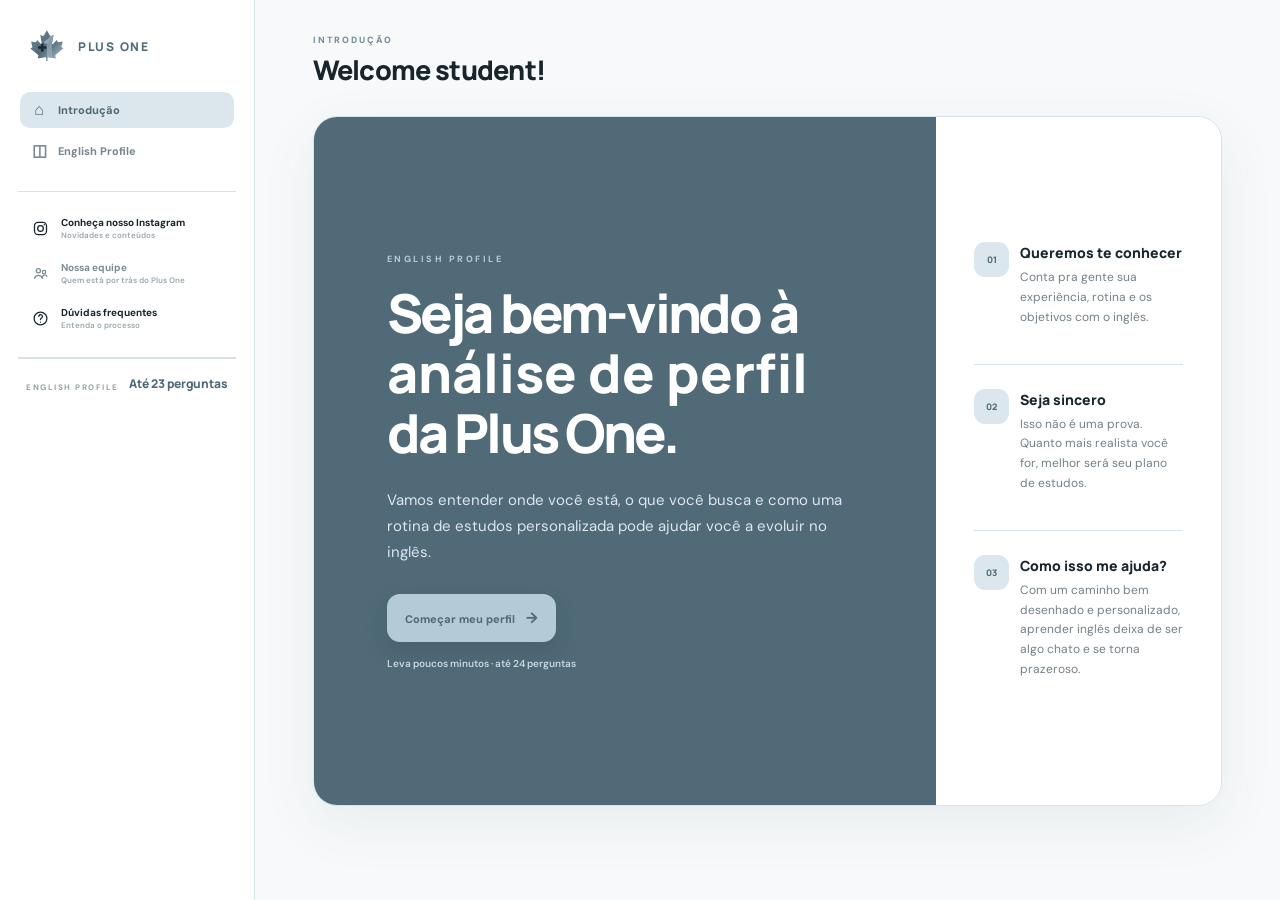
<file: index.html>
<script>
(function () {
  const isMobile =
    (navigator.userAgentData && navigator.userAgentData.mobile) ||
    /Android|iPhone|iPad|iPod|Windows Phone|webOS|BlackBerry|Mobile/i.test(navigator.userAgent);

  if (isMobile) {
    window.location.replace('./app/');
  }
})();
</script>

<!DOCTYPE html>
<html lang="pt-BR">
<head>
  <meta charset="UTF-8">
  <meta name="viewport" content="width=device-width, initial-scale=1.0">
  <meta name="theme-color" media="(prefers-color-scheme: light)" content="#B4CAD6">
  <meta name="theme-color" media="(prefers-color-scheme: dark)" content="#0A1115">
  <title>Plus One - Welcome student!</title>
  <link rel="preconnect" href="https://fonts.googleapis.com">
  <link rel="preconnect" href="https://fonts.gstatic.com" crossorigin>
  <link href="https://fonts.googleapis.com/css2?family=DM+Sans:wght@400;500;600;700;800&family=Manrope:wght@600;700;800&display=swap" rel="stylesheet">
  <link rel="stylesheet" href="style.css">
</head>
<body>
  <div class="page">
    <aside class="rail">
      <div class="brand"><picture class="brand-mark"><source media="(prefers-color-scheme: dark)" srcset="logo-mark-dark.svg"><img src="logo-mark-light.svg" alt="Plus One"></picture><span>PLUS ONE</span></div>

      <nav class="main-nav" aria-label="Navegação">
        <button id="homeTab" class="nav-item active" type="button"><span class="nav-icon">⌂</span><span>Introdução</span></button>
        <button id="diagnosticTab" class="nav-item" type="button"><span class="nav-icon">◫</span><span>English Profile</span></button>
      </nav>

      <nav class="utility-nav" aria-label="Mais informações">
        <a class="utility-item" href="https://www.instagram.com/plus.one_school/" target="_blank" rel="noopener noreferrer">
          <span class="utility-icon"><svg viewBox="0 0 24 24"><rect x="3.5" y="3.5" width="17" height="17" rx="5"/><circle cx="12" cy="12" r="4"/><circle cx="17.4" cy="6.8" r="1" fill="currentColor" stroke="none"/></svg></span>
          <span class="utility-copy"><strong>Conheça nosso Instagram</strong><small>Novidades e conteúdos</small></span>
        </a>
        <button class="utility-item" type="button" data-toast="A apresentação da equipe entra aqui na próxima etapa.">
          <span class="utility-icon"><svg viewBox="0 0 24 24"><circle cx="9" cy="8" r="3"/><circle cx="17" cy="10" r="2.5"/><path d="M3.5 19c.7-3 2.4-4.5 5.5-4.5S13.8 16 14.5 19"/><path d="M14.5 17c.5-2 1.6-3 3.5-3 1.5 0 2.5.7 3 2"/></svg></span>
          <span class="utility-copy"><strong>Nossa equipe</strong><small>Quem está por trás do Plus One</small></span>
        </button>
        <a class="utility-item" href="faq.html">
          <span class="utility-icon"><svg viewBox="0 0 24 24"><circle cx="12" cy="12" r="9"/><path d="M9.7 9a2.5 2.5 0 1 1 4.2 1.8c-1.1.9-1.9 1.3-1.9 2.7"/><path d="M12 17.2h.01"/></svg></span>
          <span class="utility-copy"><strong>Dúvidas frequentes</strong><small>Entenda o processo</small></span>
        </a>
      </nav>

      <div id="diagnosticRail" class="diagnostic-rail hidden">
        <button id="backBtn" class="back-btn" type="button">← <span>Voltar</span></button>
        <div class="rail-title">PERGUNTAS</div>
        <div id="questionMap" class="question-map"></div>
      </div>

      <div class="rail-bottom">
        <span id="railLabel">ENGLISH PROFILE</span>
        <strong id="railProgress">até 24 perguntas</strong>
      </div>
    </aside>

    <div id="toast" class="toast" role="status" aria-live="polite"></div>

    <main class="main">
      <header class="topbar">
        <div>
          <p id="sectionLabel">INTRODUÇÃO</p>
          <h1 id="topTitle">Welcome student!</h1>
        </div>
        <div id="progressWrap" class="progress-wrap hidden">
          <span id="progressText">01 / 25</span>
          <div class="progress"><i id="progressBar"></i></div>
        </div>
      </header>

      <!-- Tela de introdução: pode ser acessada a qualquer momento sem apagar respostas. -->
      <section id="home" class="intro-screen">
        <div class="intro-content">
          <div class="intro-kicker">ENGLISH PROFILE</div>
          <h2>Seja bem-vindo à <span class="accent-word">análise de perfil</span> da Plus One.</h2>
          <p>Vamos entender onde você está, o que você busca e como uma rotina de estudos personalizada pode ajudar você a evoluir no inglês.</p>
          <button class="primary" id="homeStartBtn" type="button"><span id="homeStartLabel">Começar meu perfil</span> <b>→</b></button>
          <small>Leva poucos minutos · até 24 perguntas</small>
        </div>
        <div class="intro-notes">
          <div class="note"><span>01</span><div><strong>Queremos te conhecer</strong><p>Conta pra gente sua experiência, rotina e os objetivos com o inglês.</p></div></div>
          <div class="note"><span>02</span><div><strong>Seja sincero</strong><p>Isso não é uma prova. Quanto mais realista você for, melhor será seu plano de estudos.</p></div></div>
          <div class="note"><span>03</span><div><strong>Como isso me ajuda?</strong><p>Com um caminho bem desenhado e personalizado, aprender inglês deixa de ser algo chato e se torna prazeroso.</p></div></div>
        </div>
      </section>

      <!-- Questionário em formato de conversa, não de formulário. -->
      <section id="questionCard" class="chat-card hidden">
        <div id="chatHistory" class="chat-history" aria-live="polite"></div>
        <div id="answerArea" class="chat-answer-area"></div>
        <div class="chat-footer">
          <button id="bottomBack" class="ghost-btn" type="button">← Voltar</button>
          <span id="saveHint">Sua resposta fica salva enquanto você avança.</span>
        </div>
      </section>

      <section id="finish" class="finish hidden">
        <div class="finish-mark">✓</div>
        <p class="eyebrow">ENGLISH PROFILE</p>
        <h2>Diagnóstico concluído.</h2>
        <p class="po-finish-desc">Obrigado por compartilhar um pouco sobre você. Nossa equipe vai analisar suas respostas e, em breve, entrar em contato para compartilhar seu material e plano de estudos.</p>
        <button id="restartBtn" class="primary" type="button">Refazer diagnóstico (até 12h)</button><button id="retryBtn" class="primary" type="button" hidden>Tentar envio novamente</button>
      </section>
    </main>
  </div>
  <script src="script.js"></script>
</body>
</html>
</file>
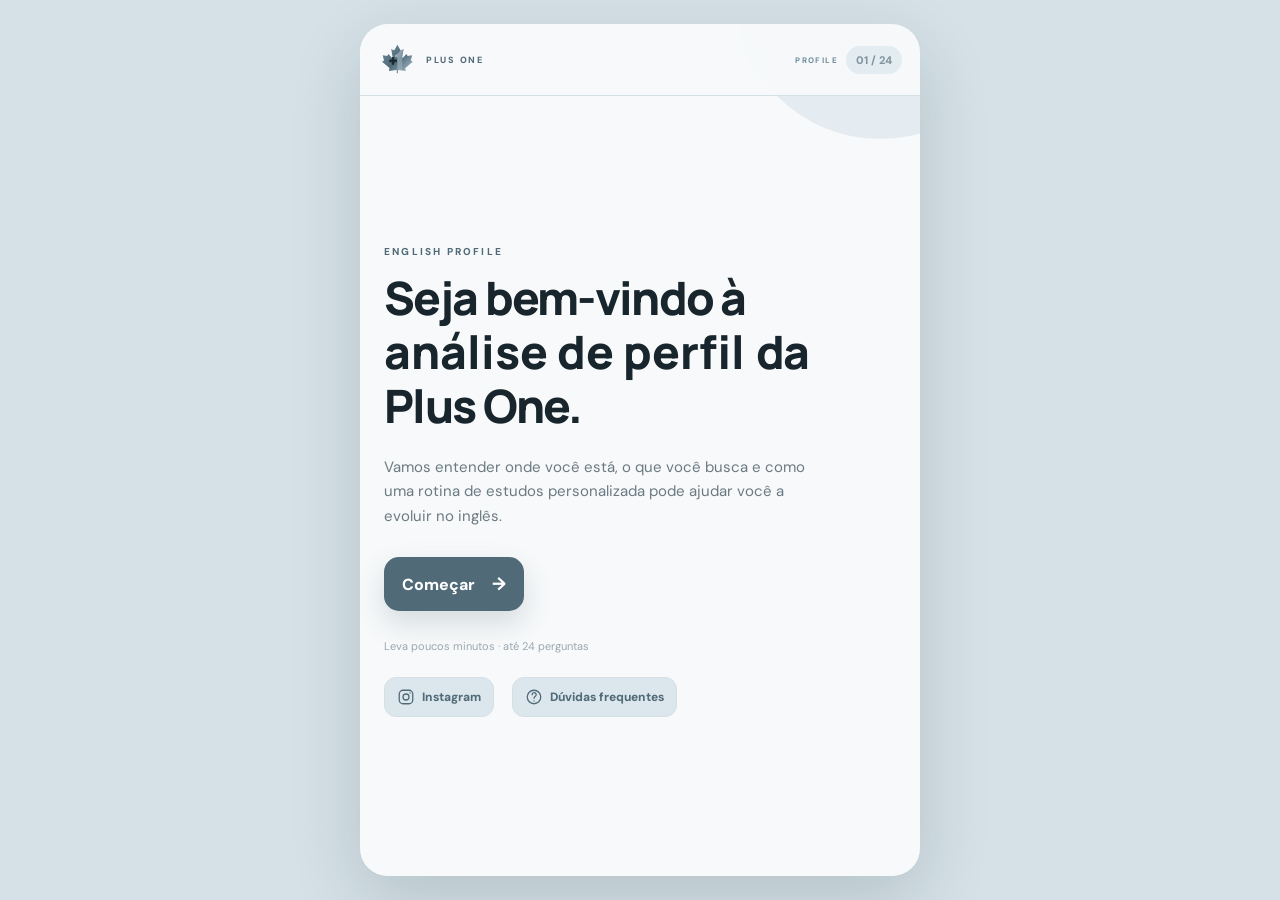
<file: app/index.html>
<!DOCTYPE html>
<html lang="pt-BR">
<head>
  <meta charset="UTF-8">
  <meta name="viewport" content="width=device-width, initial-scale=1.0, viewport-fit=cover">
  <meta name="theme-color" media="(prefers-color-scheme: light)" content="#B4CAD6">
  <meta name="theme-color" media="(prefers-color-scheme: dark)" content="#0A1115">
  <meta name="theme-color" content="#B4CAD6">
  <title>Plus One - Welcome student!</title>
  <link rel="preconnect" href="https://fonts.googleapis.com">
  <link rel="preconnect" href="https://fonts.gstatic.com" crossorigin>
  <link href="https://fonts.googleapis.com/css2?family=DM+Sans:wght@400;500;600;700;800&family=Manrope:wght@600;700;800&display=swap" rel="stylesheet">
  <link rel="stylesheet" href="style.css">
</head>
<body>
  <main class="app">
    <header class="topbar">
      <div class="brand"><picture class="brand-mark"><source media="(prefers-color-scheme: dark)" srcset="logo-mark-dark.svg"><img src="logo-mark-light.svg" alt="Plus One"></picture><span>PLUS ONE</span></div>
      <div class="top-meta"><span id="sectionLabel">PROFILE</span><button id="progress" class="progress-button" type="button" aria-label="Ver perguntas respondidas" aria-haspopup="dialog" aria-controls="questionDrawer" disabled>01 / 24</button></div>
    </header>

    <section class="intro" id="intro">
      <div class="intro-kicker">ENGLISH PROFILE</div>
      <h1>Seja bem-vindo à <span class="accent-word">análise de perfil</span> da Plus One.</h1>
      <p>Vamos entender onde você está, o que você busca e como uma rotina de estudos personalizada pode ajudar você a evoluir no inglês.</p>
      <button class="primary" id="startBtn">Começar <span>→</span></button>
      <small>Leva poucos minutos · até 24 perguntas</small>
      <div class="intro-links"><a class="intro-link" href="https://www.instagram.com/plus.one_school/" target="_blank" rel="noopener noreferrer"><svg viewBox="0 0 24 24" aria-hidden="true"><rect x="3" y="3" width="18" height="18" rx="5"/><circle cx="12" cy="12" r="4"/><circle cx="17.4" cy="6.6" r=".9" fill="currentColor" stroke="none"/></svg><span>Instagram</span></a><a class="intro-link" href="faq.html"><svg viewBox="0 0 24 24" aria-hidden="true"><circle cx="12" cy="12" r="9"/><path d="M9.5 9a2.7 2.7 0 1 1 4.4 2c-1.1.8-1.9 1.3-1.9 2.8"/><path d="M12 17.3h.01"/></svg><span>Dúvidas frequentes</span></a></div>
    </section>

    <div class="question-overlay hidden" id="questionDrawer" role="dialog" aria-modal="true" aria-label="Perguntas respondidas">
      <button class="question-backdrop" id="drawerBackdrop" aria-label="Fechar navegação"></button>
      <section class="question-panel">
        <div class="question-panel-head"><div><span class="intro-kicker">SEU PROGRESSO</span><h2>Suas respostas</h2></div><button class="drawer-close" id="drawerClose" aria-label="Fechar">✕</button></div>
        <p>Toque em uma pergunta respondida para revisar ou alterar sua resposta.</p>
        <div id="answeredQuestions" class="answered-questions"></div>
      </section>
    </div>
    <section class="chat" id="chat" aria-live="polite"></section>
    <section class="answer-area" id="answerArea"></section>

    <section class="finish hidden" id="finish">
      <div class="finish-mark">✓</div>
      <div class="intro-kicker">PROFILE COMPLETE</div>
      <h2>Pronto. Agora a gente conhece você um pouco melhor.</h2>
      <p class="po-finish-desc">Obrigado por compartilhar um pouco sobre você. Nossa equipe vai analisar suas respostas e, em breve, entrar em contato para compartilhar seu material e plano de estudos.</p>
      <button class="primary" id="restartBtn">Refazer diagnóstico <span>↻</span></button><button id="retryBtn" class="primary" type="button" hidden>Tentar envio novamente</button>
    </section>
  </main>
  <script src="script.js"></script>
</body>
</html>
</file>
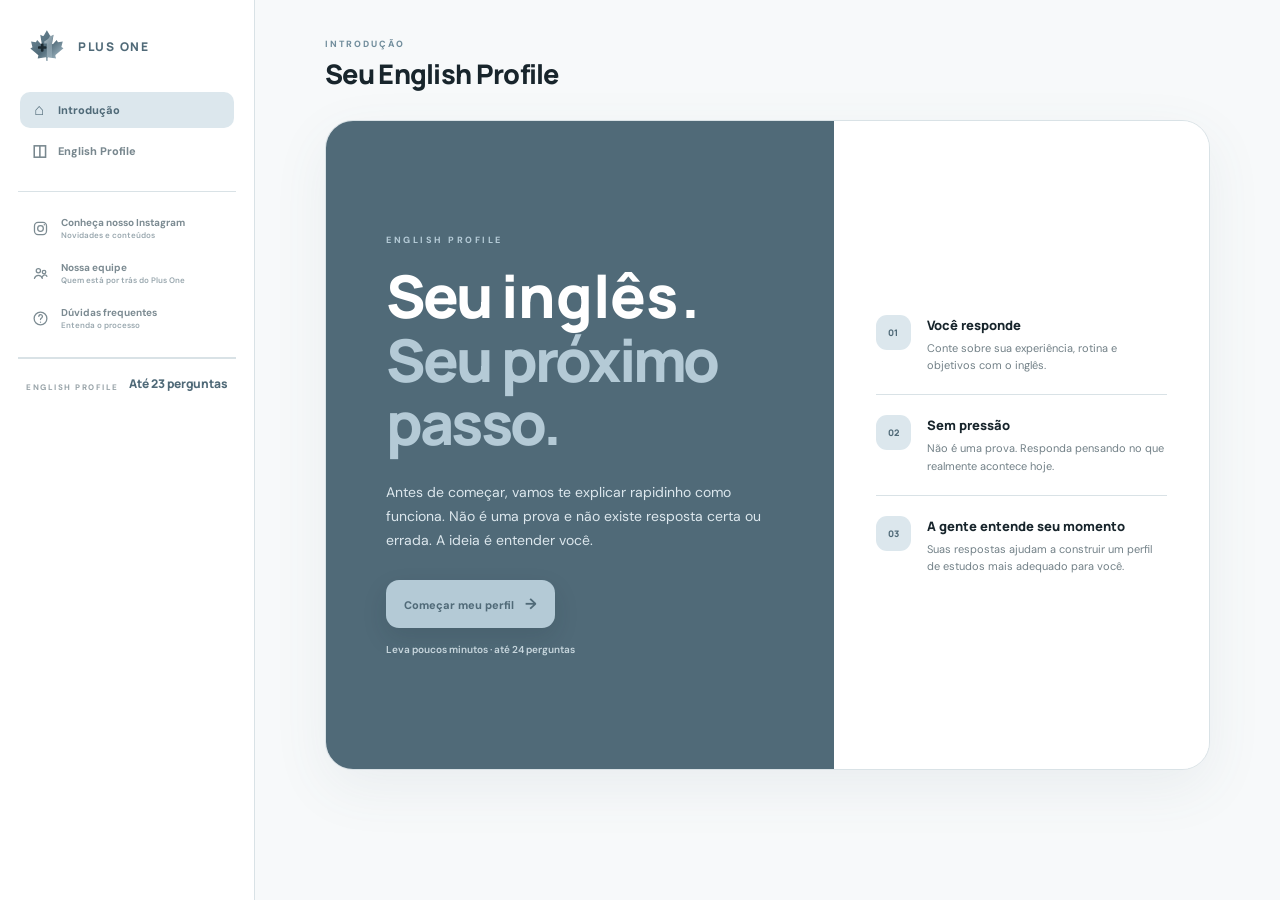
<file: web/index.html>
<!DOCTYPE html>
<html lang="pt-BR">
<head>
  <meta charset="UTF-8">
  <meta name="viewport" content="width=device-width, initial-scale=1.0">
  <meta name="theme-color" media="(prefers-color-scheme: light)" content="#B4CAD6">
  <meta name="theme-color" media="(prefers-color-scheme: dark)" content="#0A1115">
  <title>Plus One — English Profile</title>
  <link rel="preconnect" href="https://fonts.googleapis.com">
  <link rel="preconnect" href="https://fonts.gstatic.com" crossorigin>
  <link href="https://fonts.googleapis.com/css2?family=DM+Sans:wght@400;500;600;700;800&family=Manrope:wght@600;700;800&display=swap" rel="stylesheet">
  <link rel="stylesheet" href="style.css">
</head>
<body>
  <div class="page">
    <aside class="rail">
      <div class="brand"><picture class="brand-mark"><source media="(prefers-color-scheme: dark)" srcset="logo-mark-dark.svg"><img src="logo-mark-light.svg" alt="Plus One"></picture><span>PLUS ONE</span></div>

      <nav class="main-nav" aria-label="Navegação">
        <button id="homeTab" class="nav-item active" type="button"><span class="nav-icon">⌂</span><span>Introdução</span></button>
        <button id="diagnosticTab" class="nav-item" type="button"><span class="nav-icon">◫</span><span>English Profile</span></button>
      </nav>

      <nav class="utility-nav" aria-label="Mais informações">
        <button class="utility-item" type="button" data-toast="Instagram da Plus One em breve.">
          <span class="utility-icon"><svg viewBox="0 0 24 24"><rect x="3.5" y="3.5" width="17" height="17" rx="5"/><circle cx="12" cy="12" r="4"/><circle cx="17.4" cy="6.8" r="1" fill="currentColor" stroke="none"/></svg></span>
          <span class="utility-copy"><strong>Conheça nosso Instagram</strong><small>Novidades e conteúdos</small></span>
        </button>
        <button class="utility-item" type="button" data-toast="A apresentação da equipe entra aqui na próxima etapa.">
          <span class="utility-icon"><svg viewBox="0 0 24 24"><circle cx="9" cy="8" r="3"/><circle cx="17" cy="10" r="2.5"/><path d="M3.5 19c.7-3 2.4-4.5 5.5-4.5S13.8 16 14.5 19"/><path d="M14.5 17c.5-2 1.6-3 3.5-3 1.5 0 2.5.7 3 2"/></svg></span>
          <span class="utility-copy"><strong>Nossa equipe</strong><small>Quem está por trás do Plus One</small></span>
        </button>
        <button class="utility-item" type="button" data-toast="As dúvidas frequentes entram aqui na próxima etapa.">
          <span class="utility-icon"><svg viewBox="0 0 24 24"><circle cx="12" cy="12" r="9"/><path d="M9.7 9a2.5 2.5 0 1 1 4.2 1.8c-1.1.9-1.9 1.3-1.9 2.7"/><path d="M12 17.2h.01"/></svg></span>
          <span class="utility-copy"><strong>Dúvidas frequentes</strong><small>Entenda o processo</small></span>
        </button>
      </nav>

      <div id="diagnosticRail" class="diagnostic-rail hidden">
        <button id="backBtn" class="back-btn" type="button">← <span>Voltar</span></button>
        <div class="rail-title">PERGUNTAS</div>
        <div id="questionMap" class="question-map"></div>
      </div>

      <div class="rail-bottom">
        <span id="railLabel">ENGLISH PROFILE</span>
        <strong id="railProgress">até 24 perguntas</strong>
      </div>
    </aside>

    <div id="toast" class="toast" role="status" aria-live="polite"></div>

    <main class="main">
      <header class="topbar">
        <div>
          <p id="sectionLabel">INTRODUÇÃO</p>
          <h1 id="topTitle">Seu English Profile</h1>
        </div>
        <div id="progressWrap" class="progress-wrap hidden">
          <span id="progressText">01 / 25</span>
          <div class="progress"><i id="progressBar"></i></div>
        </div>
      </header>

      <!-- Tela de introdução: pode ser acessada a qualquer momento sem apagar respostas. -->
      <section id="home" class="intro-screen">
        <div class="intro-content">
          <div class="intro-kicker">ENGLISH PROFILE</div>
          <h2>Seu <span class="accent-word">inglês</span>.<br><em>Seu próximo passo.</em></h2>
          <p>Antes de começar, vamos te explicar rapidinho como funciona. Não é uma prova e não existe resposta certa ou errada. A ideia é entender você.</p>
          <button class="primary" id="homeStartBtn" type="button"><span id="homeStartLabel">Começar meu perfil</span> <b>→</b></button>
          <small>Leva poucos minutos · até 24 perguntas</small>
        </div>
        <div class="intro-notes">
          <div class="note"><span>01</span><div><strong>Você responde</strong><p>Conte sobre sua experiência, rotina e objetivos com o inglês.</p></div></div>
          <div class="note"><span>02</span><div><strong>Sem pressão</strong><p>Não é uma prova. Responda pensando no que realmente acontece hoje.</p></div></div>
          <div class="note"><span>03</span><div><strong>A gente entende seu momento</strong><p>Suas respostas ajudam a construir um perfil de estudos mais adequado para você.</p></div></div>
        </div>
      </section>

      <!-- Questionário em formato de conversa, não de formulário. -->
      <section id="questionCard" class="chat-card hidden">
        <div id="chatHistory" class="chat-history" aria-live="polite"></div>
        <div id="answerArea" class="chat-answer-area"></div>
        <div class="chat-footer">
          <button id="bottomBack" class="ghost-btn" type="button">← Voltar</button>
          <span id="saveHint">Sua resposta fica salva enquanto você avança.</span>
        </div>
      </section>

      <section id="finish" class="finish hidden">
        <div class="finish-mark">✓</div>
        <p class="eyebrow">ENGLISH PROFILE</p>
        <h2>Diagnóstico concluído.</h2>
        <p>Obrigado por compartilhar um pouco sobre você. Em até 48 horas, você receberá seu plano de estudo personalizado pelo e-mail e pelo WhatsApp informados.</p>
        <button id="restartBtn" class="primary" type="button">Voltar para Introdução</button>
      </section>
    </main>
  </div>
  <script src="script.js"></script>
</body>
</html>
</file>
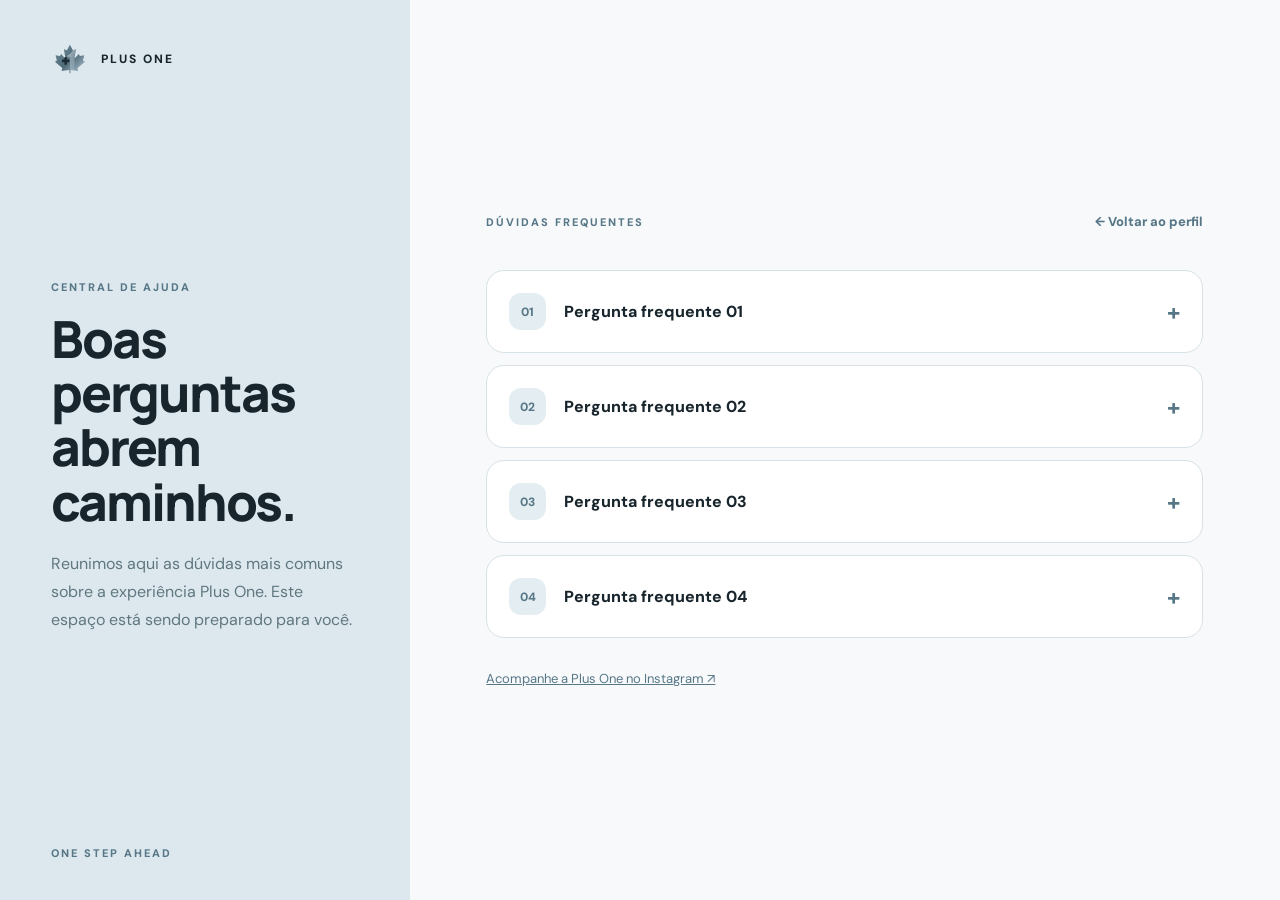
<file: faq.html>
<!DOCTYPE html><html lang="pt-BR"><head><meta charset="UTF-8"><meta name="viewport" content="width=device-width,initial-scale=1"><meta name="theme-color" content="#B4CAD6"><title>Plus One - Dúvidas frequentes</title><link rel="preconnect" href="https://fonts.googleapis.com"><link href="https://fonts.googleapis.com/css2?family=DM+Sans:wght@400;500;600;700;800&family=Manrope:wght@600;700;800&display=swap" rel="stylesheet"><style>
:root{--bg:#f7f9fa;--ink:#18252c;--muted:#607780;--line:#d6e2e7;--surface:#fff;--accent:#577787}*{box-sizing:border-box}body{margin:0;background:var(--bg);color:var(--ink);font-family:'DM Sans',sans-serif}a{color:inherit}.layout{min-height:100dvh;display:grid;grid-template-columns:minmax(250px,32%) 1fr}.sidebar{background:#dce8ed;padding:40px clamp(24px,4vw,68px);display:flex;flex-direction:column;justify-content:space-between;gap:50px}.brand{display:flex;align-items:center;gap:12px;font-weight:800;letter-spacing:2px;font-size:12px}.brand img{width:38px}.eyebrow{font-size:11px;font-weight:800;letter-spacing:2px;color:var(--accent)}h1{font:800 clamp(38px,4vw,68px)/1.06 Manrope,sans-serif;letter-spacing:-2px;margin:15px 0 22px}.sidebar p{line-height:1.75;color:var(--muted);max-width:400px}.main{padding:clamp(32px,6vw,100px);max-width:1100px;width:100%;margin:auto}.top{display:flex;justify-content:space-between;align-items:center;gap:20px;margin-bottom:40px}.back{text-decoration:none;font-weight:800;font-size:13px;color:var(--accent)}.list{display:grid;gap:12px}.faq{border:1px solid var(--line);border-radius:18px;background:var(--surface);overflow:hidden}summary{list-style:none;cursor:pointer;display:flex;align-items:center;gap:18px;padding:22px;font-weight:800}summary::-webkit-details-marker{display:none}.number{display:grid;place-items:center;width:37px;height:37px;border-radius:12px;background:#e4edf1;color:var(--accent);font-size:12px;flex-shrink:0}.plus{margin-left:auto;font-size:23px;color:var(--accent)}details[open] .plus{transform:rotate(45deg)}.faq p{margin:0;padding:0 24px 24px 77px;color:var(--muted);line-height:1.7}.footer{margin-top:32px;font-size:13px;color:var(--accent)}@media(max-width:850px){.layout{display:block}.sidebar{gap:15px;padding:28px}.sidebar h1{font-size:40px}.main{padding:28px 20px 60px}}@media(prefers-color-scheme:dark){:root{--bg:#10191e;--ink:#edf4f6;--muted:#b4c4cb;--line:#35454e;--surface:#1a2a32;--accent:#b1c9d5}.sidebar{background:#203640}.number{background:#2c4754}}
</style></head><body><div class="layout"><aside class="sidebar"><div class="brand"><img src="logo-mark-light.svg" alt="">PLUS ONE</div><div><span class="eyebrow">CENTRAL DE AJUDA</span><h1>Boas perguntas abrem caminhos.</h1><p>Reunimos aqui as dúvidas mais comuns sobre a experiência Plus One. Este espaço está sendo preparado para você.</p></div><span class="eyebrow">ONE STEP AHEAD</span></aside><main class="main"><div class="top"><span class="eyebrow">DÚVIDAS FREQUENTES</span><a class="back" href="index.html">← Voltar ao perfil</a></div><section class="list" aria-label="Perguntas frequentes"><details class="faq"><summary><span class="number">01</span><span>Pergunta frequente 01</span><span class="plus" aria-hidden="true">+</span></summary><p>Espaço reservado para a resposta. Em breve, vamos trazer mais informações por aqui.</p></details><details class="faq"><summary><span class="number">02</span><span>Pergunta frequente 02</span><span class="plus" aria-hidden="true">+</span></summary><p>Espaço reservado para a resposta. Em breve, vamos trazer mais informações por aqui.</p></details><details class="faq"><summary><span class="number">03</span><span>Pergunta frequente 03</span><span class="plus" aria-hidden="true">+</span></summary><p>Espaço reservado para a resposta. Em breve, vamos trazer mais informações por aqui.</p></details><details class="faq"><summary><span class="number">04</span><span>Pergunta frequente 04</span><span class="plus" aria-hidden="true">+</span></summary><p>Espaço reservado para a resposta. Em breve, vamos trazer mais informações por aqui.</p></details></section><footer class="footer"><a href="https://www.instagram.com/plus.one_school/" target="_blank" rel="noopener noreferrer">Acompanhe a Plus One no Instagram ↗</a></footer></main></div></body></html>
</file>
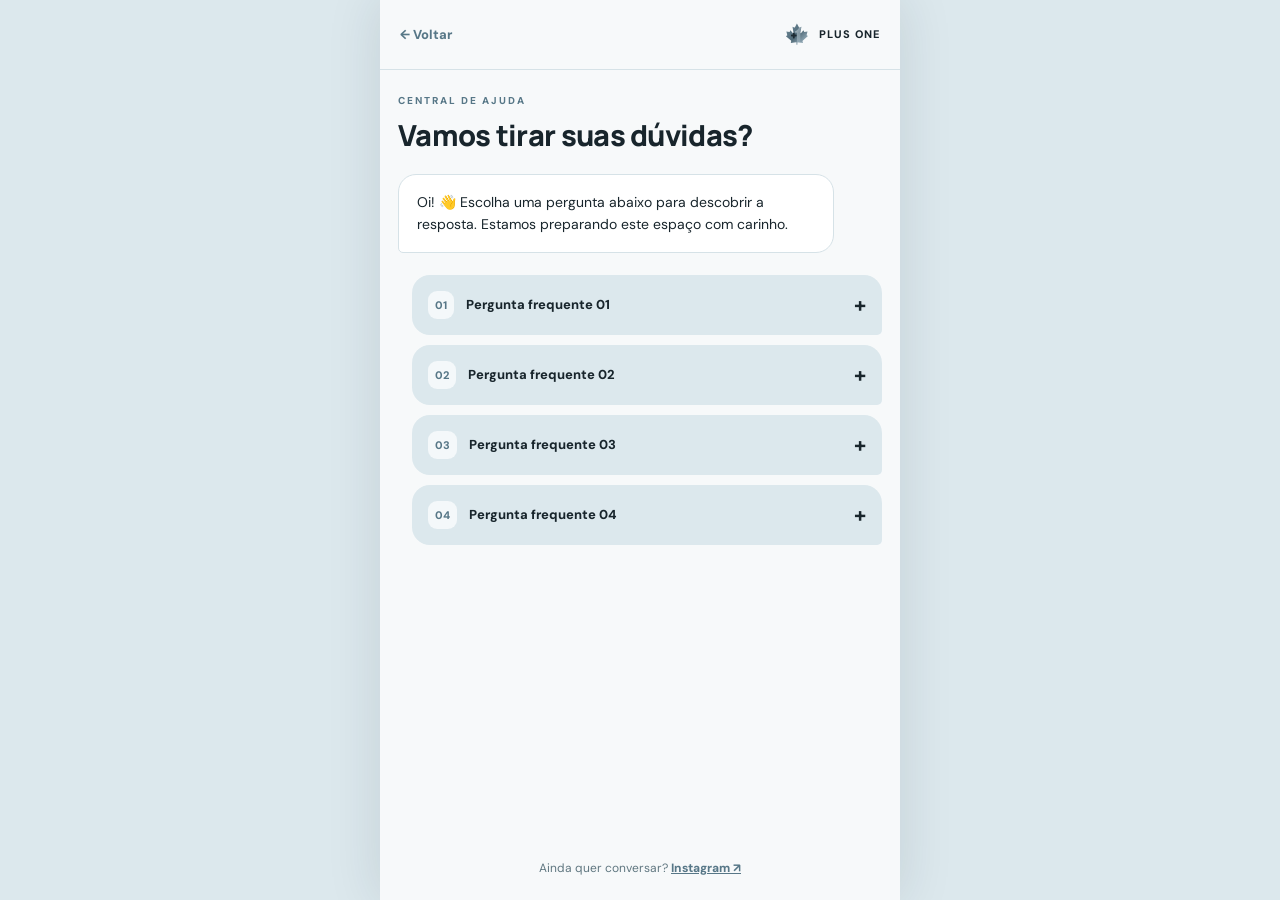
<file: app/faq.html>
<!DOCTYPE html><html lang="pt-BR"><head><meta charset="UTF-8"><meta name="viewport" content="width=device-width,initial-scale=1"><meta name="theme-color" content="#B4CAD6"><title>Plus One - Dúvidas frequentes</title><link rel="preconnect" href="https://fonts.googleapis.com"><link href="https://fonts.googleapis.com/css2?family=DM+Sans:wght@400;500;600;700;800&family=Manrope:wght@600;700;800&display=swap" rel="stylesheet"><style>
:root{--bg:#f7f9fa;--ink:#18252c;--muted:#607780;--line:#d6e2e7;--surface:#fff;--accent:#577787}*{box-sizing:border-box}body{margin:0;background:#dce8ed;color:var(--ink);font-family:'DM Sans',sans-serif}.phone{width:min(100%,520px);margin:auto;min-height:100dvh;background:var(--bg);display:flex;flex-direction:column;box-shadow:0 0 50px #172b3620}header{display:flex;align-items:center;justify-content:space-between;padding:20px;border-bottom:1px solid var(--line)}header a{text-decoration:none;color:var(--accent);font-weight:800;font-size:13px}.brand{display:flex;align-items:center;gap:8px;font-size:11px;font-weight:800;letter-spacing:1px}.brand img{width:28px}main{padding:24px 18px 48px;flex:1}.label{font-size:10px;letter-spacing:2px;font-weight:800;color:var(--accent)}h1{font:800 29px/1.15 Manrope,sans-serif;letter-spacing:-.7px;margin:12px 0 22px}.message{border:1px solid var(--line);background:var(--surface);padding:16px 18px;border-radius:18px 18px 18px 5px;font-size:14px;line-height:1.6;max-width:90%;margin-bottom:22px}.faq{margin:10px 0 10px 14px;background:#dce8ed;border-radius:18px 18px 5px 18px;overflow:hidden}summary{list-style:none;display:flex;align-items:center;gap:12px;padding:16px;cursor:pointer;font-size:13px;font-weight:800}summary::-webkit-details-marker{display:none}.number{background:#f4f8fa;border-radius:9px;padding:7px;color:var(--accent);font-size:11px}.plus{margin-left:auto;font-size:21px}details[open] .plus{transform:rotate(45deg)}details p{margin:0;padding:0 18px 17px 53px;font-size:13px;line-height:1.6;color:var(--muted)}.foot{text-align:center;padding:24px 12px;font-size:12px;color:var(--muted)}.foot a{color:var(--accent);font-weight:800}@media(prefers-color-scheme:dark){:root{--bg:#10191e;--ink:#edf4f6;--muted:#b4c4cb;--line:#35454e;--surface:#1a2a32;--accent:#b1c9d5}body{background:#10191e}.faq{background:#29434e}.number{background:#1a2a32}}
</style></head><body><div class="phone"><header><a href="index.html">← Voltar</a><span class="brand"><img src="logo-mark-light.svg" alt="">PLUS ONE</span></header><main><div class="label">CENTRAL DE AJUDA</div><h1>Vamos tirar suas dúvidas?</h1><div class="message">Oi! 👋 Escolha uma pergunta abaixo para descobrir a resposta. Estamos preparando este espaço com carinho.</div><section aria-label="Perguntas frequentes"><details class="faq"><summary><span class="number">01</span><span>Pergunta frequente 01</span><span class="plus" aria-hidden="true">+</span></summary><p>Espaço reservado para a resposta. Em breve, vamos trazer mais informações por aqui.</p></details><details class="faq"><summary><span class="number">02</span><span>Pergunta frequente 02</span><span class="plus" aria-hidden="true">+</span></summary><p>Espaço reservado para a resposta. Em breve, vamos trazer mais informações por aqui.</p></details><details class="faq"><summary><span class="number">03</span><span>Pergunta frequente 03</span><span class="plus" aria-hidden="true">+</span></summary><p>Espaço reservado para a resposta. Em breve, vamos trazer mais informações por aqui.</p></details><details class="faq"><summary><span class="number">04</span><span>Pergunta frequente 04</span><span class="plus" aria-hidden="true">+</span></summary><p>Espaço reservado para a resposta. Em breve, vamos trazer mais informações por aqui.</p></details></section></main><div class="foot">Ainda quer conversar? <a href="https://www.instagram.com/plus.one_school/" target="_blank" rel="noopener noreferrer">Instagram ↗</a></div></div></body></html>
</file>
<file: style.css>
:root{--base:#B4CAD6;--deep:#506A78;--mid:#718D9C;--soft:#DCE7ED;--pale:#EEF4F7;--paper:#F7F9FA;--ink:#18252C;--muted:#728087;--line:#D9E2E6;--white:#fff}
*{box-sizing:border-box}html,body{margin:0;min-height:100%;font-family:"DM Sans",Arial,sans-serif;background:var(--paper);color:var(--ink)}button,input,textarea{font:inherit}.page{min-height:100vh;display:flex}.hidden{display:none!important}
.rail{position:fixed;inset:0 auto 0 0;width:255px;background:#fff;border-right:1px solid var(--line);padding:25px 18px 20px;display:flex;flex-direction:column}.brand{display:flex;align-items:center;gap:10px;padding:0 8px 25px}.brand-mark{width:42px;height:42px;display:block}.brand-mark img{width:42px;height:42px;display:block;object-fit:contain}.brand span{font:800 12px Manrope,sans-serif;letter-spacing:1.7px;color:var(--deep)}
.main-nav{display:grid;gap:5px;padding:0 2px 22px;border-bottom:1px solid var(--line)}.nav-item{border:0;background:transparent;color:#78878E;display:flex;align-items:center;gap:10px;text-align:left;padding:10px;border-radius:10px;font-size:11px;font-weight:800;cursor:pointer}.nav-item:hover{background:var(--pale);color:var(--deep)}.nav-item.active{background:var(--soft);color:var(--deep)}.nav-icon{width:18px;text-align:center;font-size:16px;line-height:1}.diagnostic-rail{flex:1;padding-top:23px}.back-btn{border:0;background:transparent;color:var(--deep);font-weight:800;font-size:12px;padding:9px 8px;margin:0 0 25px;cursor:pointer;border-radius:9px}.back-btn:hover{background:var(--pale)}.rail-title{font-size:8px;letter-spacing:2px;font-weight:800;color:#9AA8AF;margin:0 8px 13px}.question-map{display:grid;grid-template-columns:repeat(5,1fr);gap:7px;padding:0 4px}.q-dot{border:1px solid var(--line);background:#fff;color:#8B989E;width:34px;height:34px;border-radius:9px;font-size:10px;font-weight:800;cursor:pointer}.q-dot:hover{border-color:var(--base);color:var(--deep)}.q-dot.current{background:var(--deep);border-color:var(--deep);color:#fff}.q-dot.answered{background:var(--soft);border-color:var(--soft);color:var(--deep)}.q-dot.current.answered{background:var(--deep);color:#fff}.rail-bottom{border-top:1px solid var(--line);padding:16px 8px 1px;display:flex;justify-content:space-between;align-items:end;gap:10px}.rail-bottom span{font-size:8px;letter-spacing:1.5px;font-weight:800;color:#9AA5AA}.rail-bottom strong{font:800 12px Manrope;color:var(--deep);white-space:nowrap}
.main{margin-left:255px;width:calc(100% - 255px);min-height:100vh;padding:38px 70px 60px}.topbar{max-width:940px;margin:0 auto 28px;display:flex;justify-content:space-between;align-items:end;gap:30px}.topbar p,.eyebrow{font-size:9px;letter-spacing:2px;font-weight:800;color:var(--mid);margin:0}.topbar h1{font:800 27px Manrope,sans-serif;letter-spacing:-.7px;margin:5px 0 0}.progress-wrap{width:260px}.progress-wrap span{display:block;text-align:right;color:var(--muted);font-size:10px;font-weight:800;margin-bottom:7px}.progress{height:6px;background:var(--soft);border-radius:99px;overflow:hidden}.progress i{display:block;width:4%;height:100%;background:var(--deep);border-radius:99px;transition:width .25s ease}
/* Home / introdução */
.intro-screen{max-width:940px;min-height:650px;margin:0 auto;border-radius:28px;background:var(--paper);display:grid;grid-template-columns:1.15fr .85fr;overflow:hidden;border:1px solid var(--line);box-shadow:0 18px 55px rgba(80,106,120,.08)}.intro-content{background:var(--deep);color:#fff;padding:70px 60px;display:flex;flex-direction:column;justify-content:center}.intro-kicker{font-size:9px;letter-spacing:2.5px;font-weight:800;margin-bottom:18px;color:var(--base)}.intro-content h2{font:800 59px/1.08 Manrope,sans-serif;letter-spacing:-2.8px;margin:0 0 25px}.intro-content h2 .accent-word{letter-spacing:0;display:inline-block;margin-right:.06em}.intro-content h2 em{font-style:normal;color:var(--base)}.intro-content p{max-width:540px;font-size:14px;line-height:1.72;color:#DCE7ED;margin:0 0 28px}.primary{border:0;background:var(--base);color:var(--deep);border-radius:13px;padding:14px 18px;font-size:11px;font-weight:800;cursor:pointer;align-self:flex-start;box-shadow:0 10px 24px rgba(24,37,44,.13);transition:.16s}.primary:hover{transform:translateY(-1px);filter:brightness(.98)}.primary b{margin-left:8px;font-size:15px}.intro-content small{margin-top:15px;font-size:10px;color:#C8D7DE;font-weight:600}.intro-notes{background:#fff;padding:60px 42px;display:flex;flex-direction:column;justify-content:center}.note{display:grid;grid-template-columns:38px 1fr;gap:13px;padding:20px 0;border-top:1px solid var(--line)}.note:first-child{border-top:0}.note>span{width:35px;height:35px;border-radius:11px;background:var(--soft);color:var(--deep);display:grid;place-items:center;font:800 9px Manrope}.note strong{display:block;font:800 13px Manrope;margin:1px 0 6px}.note p{font-size:11px;line-height:1.55;color:var(--muted);margin:0}
/* Chat */
.chat-card{max-width:940px;min-height:650px;margin:0 auto;background:#fff;border:1px solid var(--line);border-radius:28px;display:flex;flex-direction:column;overflow:hidden;box-shadow:0 18px 55px rgba(80,106,120,.07)}.chat-history{flex:1;min-height:0;overflow:auto;padding:34px 54px 22px;scroll-behavior:smooth;background:linear-gradient(180deg,#F7F9FA 0%,#fff 100%)}.bubble-row{display:flex;gap:10px;margin-bottom:18px;animation:rise .25s ease}.bot-row{align-items:flex-start}.user-row{justify-content:flex-end;padding-left:15%}.bot-avatar{width:29px;height:29px;flex:0 0 29px;border-radius:50%;background:var(--base);color:var(--deep);display:grid;place-items:center;font:800 8px Manrope;margin-top:3px}.bubble{max-width:680px;padding:14px 17px;border-radius:17px;font-size:13px;line-height:1.55}.bot-bubble{background:#fff;border:1px solid var(--line);border-top-left-radius:5px;color:var(--ink)}.user-bubble{background:var(--deep);color:#fff;border-bottom-right-radius:5px;text-align:left}.bubble-meta{display:block;margin:6px 3px 0;font-size:8px;letter-spacing:1.5px;color:#9AA8AF;font-weight:800}.chat-answer-area{flex:0 0 auto;padding:17px 54px 22px;background:#fff;border-top:1px solid var(--line);display:grid;grid-template-columns:1fr 1fr;gap:9px;max-height:48vh;overflow:auto}.answer-helper{grid-column:1/-1;margin:0 0 2px;color:var(--muted);font-size:10px}.option{border:1px solid var(--line);background:#fff;color:#40525B;text-align:left;border-radius:13px;padding:13px 15px;cursor:pointer;font-size:11px;font-weight:600;line-height:1.45;transition:.16s}.option:hover{border-color:var(--base);background:var(--pale);transform:translateY(-1px)}.option.selected{border-color:var(--deep);background:var(--soft);color:var(--deep);box-shadow:inset 0 0 0 1px var(--deep)}.text-input,.number-input{grid-column:1/-1;width:100%;border:1px solid var(--line);background:#fff;border-radius:13px;padding:14px 15px;outline:0;color:var(--ink);font-size:13px}.number-input{max-width:180px}.text-input{min-height:110px;resize:vertical}.text-input:focus,.number-input:focus{border-color:var(--mid);box-shadow:0 0 0 4px var(--pale)}.continue{grid-column:1/-1;justify-self:start;border:0;background:var(--deep);color:#fff;border-radius:12px;padding:12px 18px;font-size:11px;font-weight:800;cursor:pointer;margin-top:2px}.continue:disabled{opacity:.4;cursor:not-allowed}.chat-footer{padding:13px 54px 16px;background:#fff;display:flex;align-items:center;gap:14px;border-top:1px solid #EEF2F3}.ghost-btn{border:1px solid var(--line);background:#fff;color:var(--deep);border-radius:10px;padding:9px 13px;font-size:10px;font-weight:800;cursor:pointer}.ghost-btn:disabled{opacity:.35;cursor:not-allowed}.chat-footer span{font-size:9px;color:#9AA5AA}
.finish{max-width:940px;min-height:650px;margin:0 auto;background:var(--deep);border-radius:28px;color:#fff;padding:70px 65px;display:flex;flex-direction:column;justify-content:center}.finish-mark{width:58px;height:58px;border-radius:17px;background:var(--base);color:var(--deep);display:grid;place-items:center;font-size:24px;font-weight:800;margin-bottom:25px}.finish .eyebrow{color:var(--base)}.finish h2{font:800 34px Manrope;margin:8px 0 12px;letter-spacing:-1px}.finish>p:not(.eyebrow){max-width:580px;color:#DCE7ED;font-size:13px;line-height:1.65}.finish .primary{margin-top:16px}
@keyframes rise{from{opacity:0;transform:translateY(6px)}to{opacity:1;transform:none}}
@media(max-width:1000px){.intro-screen{grid-template-columns:1fr}.intro-notes{padding:30px 42px}.intro-content{padding:55px 45px}.intro-content h2{font-size:49px}.main{padding-left:35px;padding-right:35px}}@media(max-width:900px){.rail{width:205px}.main{margin-left:205px;width:calc(100% - 205px);padding:30px 28px}.chat-history{padding:30px 36px 20px}.chat-answer-area,.chat-footer{padding-left:36px;padding-right:36px}.topbar{align-items:flex-start;flex-direction:column}.progress-wrap{width:100%}.progress-wrap span{text-align:left}}@media(max-width:650px){.page{display:block}.rail{position:static;width:100%;height:auto;padding:14px;border-right:0;border-bottom:1px solid var(--line)}.brand{padding-bottom:15px}.main-nav{grid-template-columns:1fr 1fr;padding-bottom:10px}.diagnostic-rail{padding-top:12px}.question-map{grid-template-columns:repeat(8,1fr)}.rail-bottom{margin-top:10px}.main{margin-left:0;width:100%;padding:22px 14px 40px}.topbar{margin-bottom:18px}.topbar h1{font-size:23px}.intro-screen{min-height:calc(100vh - 130px);border-radius:20px;display:flex;flex-direction:column}.intro-content{padding:42px 27px}.intro-content h2{font-size:40px;letter-spacing:-2px;line-height:1.1}.intro-content h2 .accent-word{letter-spacing:0}.intro-content p{font-size:13px}.intro-notes{padding:20px 27px 28px}.note{padding:15px 0}.chat-card{min-height:calc(100vh - 130px);border-radius:20px}.chat-history{padding:24px 18px 16px}.bubble{max-width:88%;font-size:13px}.user-row{padding-left:10%}.chat-answer-area{padding:14px 18px 17px;grid-template-columns:1fr;max-height:48vh}.option,.text-input,.number-input,.continue{grid-column:1/-1}.chat-footer{padding:11px 18px 14px}.chat-footer span{font-size:8px}.finish{min-height:calc(100vh - 130px);padding:50px 28px;border-radius:20px}}

/* Automatic device theme: the web questionnaire follows the computer/browser preference. */
@media (prefers-color-scheme: dark){
  :root{
    --base:#9BB9C7;
    --deep:#557483;
    --mid:#89A8B7;
    --soft:#263A44;
    --pale:#1D2B32;
    --paper:#10191E;
    --ink:#ECF3F6;
    --muted:#A7B7BE;
    --line:#2B3A42;
    --white:#F7FAFB;
  }
  html,body{background:#0A1115;color:var(--ink);color-scheme:dark}
  .rail{background:#121D22;border-color:var(--line)}
  .main{background:var(--paper)}
  .nav-item{color:#91A2A9}
  .nav-item:hover{background:var(--pale);color:var(--base)}
  .nav-item.active{background:var(--soft);color:var(--base)}
  .back-btn{color:var(--base)}
  .back-btn:hover{background:var(--pale)}
  .rail-title,.rail-bottom span,.bubble-meta,.chat-footer span{color:#82939A}
  .q-dot{background:#172329;border-color:var(--line);color:#9AA9B0}
  .q-dot:hover{border-color:var(--mid);color:var(--base)}
  .q-dot.current{background:var(--base);border-color:var(--base);color:#15232A}
  .q-dot.answered{background:var(--soft);border-color:var(--soft);color:var(--base)}
  .q-dot.current.answered{background:var(--base);color:#15232A}
  .rail-bottom{border-color:var(--line)}
  .rail-bottom strong{color:var(--base)}
  .topbar p,.eyebrow{color:var(--mid)}
  .progress{background:var(--soft)}
  .progress i{background:var(--base)}
  .intro-screen{background:var(--paper);border-color:var(--line);box-shadow:0 18px 55px rgba(0,0,0,.24)}
  .intro-content{background:var(--deep)}
  .intro-kicker{color:var(--base)}
  .intro-content h2 em{color:var(--base)}
  .intro-content p{color:#D4E1E6}
  .primary{background:var(--base);color:#142127;box-shadow:0 10px 24px rgba(0,0,0,.25)}
  .intro-notes{background:#172329}
  .note{border-color:var(--line)}
  .note>span{background:var(--soft);color:var(--base)}
  .note p{color:var(--muted)}
  .chat-card{background:#121D22;border-color:var(--line);box-shadow:0 18px 55px rgba(0,0,0,.24)}
  .chat-history{background:linear-gradient(180deg,#10191E 0%,#121D22 100%)}
  .bot-avatar{background:var(--soft);color:var(--base)}
  .bot-bubble{background:#1A282E;border-color:var(--line);color:var(--ink)}
  .user-bubble{background:var(--deep);color:#fff}
  .chat-answer-area{background:#121D22;border-color:var(--line)}
  .answer-helper{color:var(--muted)}
  .option{background:#18262C;border-color:var(--line);color:#D8E3E7}
  .option:hover{border-color:var(--mid);background:var(--pale)}
  .option.selected{border-color:var(--base);background:var(--soft);color:var(--base);box-shadow:inset 0 0 0 1px var(--base)}
  .text-input,.number-input{background:#18262C;border-color:var(--line);color:var(--ink)}
  .text-input:focus,.number-input:focus{border-color:var(--mid);box-shadow:0 0 0 4px rgba(155,185,199,.12)}
  .continue{background:var(--base);color:#142127}
  .chat-footer{background:#121D22;border-color:var(--line)}
  .ghost-btn{background:#18262C;border-color:var(--line);color:var(--base)}
  .ghost-btn:hover{background:var(--soft)}
  .finish{background:var(--deep);color:#fff}
  .finish-mark{background:var(--base);color:#142127}
  .finish .eyebrow{color:var(--base)}
  .finish>p:not(.eyebrow){color:#D4E1E6}
}

/* V11 — branding, lighter dark mode and secondary navigation */
.brand-mark{overflow:hidden;border-radius:12px}.brand-mark img{object-fit:contain;filter:none}
.utility-nav{display:grid;gap:3px;padding:15px 2px 18px;border-bottom:1px solid var(--line)}
.utility-item{border:0;background:transparent;color:#7C8B92;display:flex;align-items:center;gap:11px;text-align:left;padding:9px 10px;border-radius:10px;font-size:10px;font-weight:700;cursor:pointer;transition:.15s}
.utility-item:hover{background:var(--pale);color:var(--deep);transform:translateX(1px)}
.utility-icon{width:20px;height:20px;display:grid;place-items:center;flex:0 0 20px;color:currentColor}
.utility-icon svg{width:17px;height:17px;stroke:currentColor;fill:none;stroke-width:1.8;stroke-linecap:round;stroke-linejoin:round}
.utility-copy{display:flex;flex-direction:column;gap:1px}.utility-copy strong{font-size:10px}.utility-copy small{font-size:8px;color:#9AA8AF;font-weight:600}
.diagnostic-rail{padding-top:17px}
@media (prefers-color-scheme: dark){
  :root{--base:#AFC8D4;--deep:#5F8190;--mid:#8EADBA;--soft:#29404B;--pale:#20333C;--paper:#172831;--ink:#EDF4F7;--muted:#AFC0C7;--line:#354B55;--white:#F6FAFB}
  html,body{background:#102029}
  .rail{background:#14252E;border-color:var(--line)}
  .brand span{color:var(--base)}
  .nav-item,.utility-item{color:#A2B2B9}.nav-item:hover,.utility-item:hover{background:#1D323C;color:var(--base)}.nav-item.active{background:#29404B;color:var(--base)}
  .utility-copy small{color:#8FA2AA}
  .q-dot{background:#182C35;border-color:var(--line);color:#9EAFB7}.q-dot:hover{border-color:var(--mid);color:var(--base)}.q-dot.answered{background:#29404B;border-color:#29404B;color:var(--base)}.q-dot.current{background:var(--base);border-color:var(--base);color:#16252D}.q-dot.current.answered{background:var(--base);color:#16252D}
  .rail-bottom{border-color:var(--line)}
  .main{background:#102029}
  .topbar h1{color:var(--ink)}
  .intro-screen{background:#182C35;border-color:var(--line);box-shadow:0 18px 55px rgba(0,0,0,.16)}
  .intro-content{background:linear-gradient(145deg,#294653 0%,#385C6A 100%)}
  .intro-content h2 em{color:#C5D9E1}.intro-content p{color:#D7E5EA}.intro-notes{background:#1A2D36}.note{border-color:var(--line)}.note strong{color:var(--ink)}.note p{color:#A9BBC2}
  .chat-card{background:#1A2D36;border-color:var(--line);box-shadow:0 18px 55px rgba(0,0,0,.16)}
  .chat-history{background:linear-gradient(180deg,#182B34 0%,#1A2D36 100%)}
  .bot-bubble{background:#203640;border-color:#38515B;color:var(--ink)}.user-bubble{background:#5F8190;color:#fff}
  .bot-avatar{background:#29404B;color:#B4CAD6}.bubble-meta{color:#849AA3}
  .chat-answer-area,.chat-footer{background:#172831;border-color:var(--line)}
  .answer-helper{color:#9FB2BA}.option,.text-input,.number-input{background:#203640;border-color:#3A535E;color:var(--ink)}.option:hover{background:#29404B;border-color:var(--mid)}.option.selected{background:#29404B;border-color:var(--base);color:#DCEAF0}.continue{background:var(--base);color:#15262D}
  .ghost-btn{background:#1C3039;border-color:#3A535E;color:#BFD1D8}.chat-footer span{color:#8399A2}
  .finish{background:linear-gradient(145deg,#294653 0%,#385C6A 100%)}.finish>p:not(.eyebrow){color:#D2E0E5}
}
.toast{position:fixed;left:50%;bottom:24px;transform:translate(-50%,14px);opacity:0;pointer-events:none;background:var(--deep);color:#fff;padding:11px 15px;border-radius:12px;font-size:10px;font-weight:700;box-shadow:0 12px 30px rgba(0,0,0,.18);transition:.2s;z-index:50}.toast.show{opacity:1;transform:translate(-50%,0)}
@media(max-width:650px){.utility-nav{grid-template-columns:1fr;display:grid}.utility-item{padding:8px}.utility-copy small{display:none}.toast{left:14px;right:14px;transform:translateY(14px);text-align:center}.toast.show{transform:translateY(0)}}

/* V14: ocultar botões de ação indisponíveis */
.finish button[hidden]{display:none!important}

/* V16 — desktop editorial layout: fewer heavy containers, more breathing room */
@media (min-width:1100px){
 .main{padding:34px clamp(34px,4.5vw,90px) 60px;}
 .topbar,.intro-screen,.chat-card,.finish{max-width:1360px;}
 .intro-screen{grid-template-columns:minmax(0,1.48fr) minmax(270px,.68fr);min-height:min(690px,calc(100vh - 150px));border-radius:24px;}
 .intro-content{padding:clamp(50px,5.5vw,100px) clamp(50px,5.7vw,105px);}
 .intro-content h2{font-size:clamp(42px,4.2vw,72px);max-width:780px;line-height:1.12;}
 .intro-content p{max-width:650px;font-size:15px;}
 .intro-notes{padding:36px clamp(26px,3vw,58px);gap:12px;}
 .note{grid-template-columns:34px 1fr;gap:12px;padding:24px 0;}
 .note strong{font-size:14px}.note p{font-size:12px;line-height:1.65}
}
.utility-item:is(a){text-decoration:none;color:inherit;display:flex}
</file>
<file: app/style.css>
:root{--base:#B4CAD6;--deep:#506A78;--mid:#718D9C;--soft:#DCE7ED;--pale:#EEF4F7;--paper:#F7F9FA;--ink:#18252C;--muted:#6B7A82;--line:#D5E0E5;--white:#fff}
*{box-sizing:border-box}html,body{margin:0;min-height:100%;background:#D5E1E7;color:var(--ink);font-family:"DM Sans",Arial,sans-serif}button,input,textarea{font:inherit}button{-webkit-tap-highlight-color:transparent}
.app{width:100%;max-width:560px;height:100dvh;min-height:100dvh;margin:auto;background:var(--paper);display:flex;flex-direction:column;overflow:hidden;position:relative}
.app:before{content:"";position:absolute;width:290px;height:290px;border-radius:50%;background:rgba(180,202,214,.28);top:-175px;right:-105px;pointer-events:none}
.topbar{height:72px;flex:0 0 72px;display:flex;align-items:center;justify-content:space-between;padding:12px 18px;border-bottom:1px solid var(--line);background:rgba(247,249,250,.94);backdrop-filter:blur(14px);z-index:10}
.brand{display:flex;align-items:center;gap:9px;font-size:9px;font-weight:800;letter-spacing:1.7px;color:var(--deep)}.brand-mark{width:39px;height:39px;display:block}.brand-mark img{width:39px;height:39px;display:block;object-fit:contain}.top-meta{display:flex;align-items:center;gap:8px}.top-meta span{font-size:8px;letter-spacing:1.4px;font-weight:800;color:var(--mid)}.top-meta strong{font-size:11px;background:var(--soft);color:var(--deep);padding:7px 9px;border-radius:999px}
.intro{flex:1;padding:42px 24px 28px;display:flex;flex-direction:column;justify-content:center;overflow:auto}.intro-kicker{font-size:10px;letter-spacing:2.2px;font-weight:800;color:var(--deep);margin-bottom:13px}.intro h1{font:800 clamp(39px,10vw,57px)/1.08 Manrope,sans-serif;letter-spacing:-2.8px;margin:0}.intro h1 em{font-style:normal;color:var(--deep)}.intro p{max-width:430px;color:var(--muted);font-size:15px;line-height:1.65;margin:22px 0 28px}.primary{align-self:flex-start;border:0;border-radius:15px;background:var(--deep);color:#fff;padding:15px 18px;font-weight:800;cursor:pointer;box-shadow:0 12px 28px rgba(80,106,120,.2);transition:.18s}.primary:hover{transform:translateY(-1px)}.primary span{font-size:18px;margin-left:13px}.intro small{margin-top:28px;color:#9AA8AF;font-size:11px}
.chat{flex:1 1 auto;min-height:0;overflow-y:auto;padding:22px 16px 18px;display:none;scrollbar-width:thin;scrollbar-color:var(--base) transparent}.message-wrap{margin:0 0 15px;animation:rise .28s ease}.message-wrap.bot{display:flex;gap:9px;align-items:flex-start}.message-wrap.user{display:flex;justify-content:flex-end}.bot-mark{width:27px;height:27px;flex:0 0 27px;border-radius:50%;background:var(--base);color:var(--deep);display:grid;place-items:center;font-size:8px;font-weight:900;margin-top:3px}.message{max-width:84%;padding:13px 15px;border-radius:17px;font-size:14px;line-height:1.5}.bot .message{background:#fff;border:1px solid var(--line);border-top-left-radius:5px}.user .message{background:var(--deep);color:#fff;border-bottom-right-radius:5px}
.answer-area{flex:0 0 auto;max-height:48dvh;overflow:auto;padding:8px 16px max(18px,env(safe-area-inset-bottom));background:linear-gradient(to bottom,rgba(247,249,250,.1),rgba(247,249,250,.96) 20%,var(--paper) 40%);display:none;z-index:5;scrollbar-width:thin;scrollbar-color:var(--base) transparent}.answer-title{font-size:11px;color:var(--muted);margin:0 2px 7px}.option{position:relative;width:100%;margin-top:7px;padding:13px 43px 13px 14px;border:1px solid var(--line);border-radius:13px;background:#fff;color:var(--ink);text-align:left;font-size:13px;line-height:1.35;cursor:pointer;transition:.15s}.option:hover{border-color:var(--mid)}.option.selected{background:var(--soft);border-color:var(--mid);color:var(--deep)}.option.selected:after{content:"✓";position:absolute;right:14px;top:50%;transform:translateY(-50%);font-weight:900}.continue{width:100%;margin-top:9px;padding:14px;border:0;border-radius:13px;background:var(--deep);color:#fff;font-weight:800;cursor:pointer}.continue:disabled{opacity:.38;cursor:default}.text-input,.number-input{width:100%;border:1px solid var(--line);border-radius:13px;background:#fff;color:var(--ink);outline:0;padding:14px 15px;font-size:15px}.text-input{min-height:105px;resize:none}.text-input:focus,.number-input:focus{border-color:var(--mid);box-shadow:0 0 0 3px rgba(180,202,214,.32)}
.finish{flex:1;padding:44px 24px;display:flex;flex-direction:column;justify-content:center}.finish-mark{width:52px;height:52px;border-radius:50%;background:var(--soft);color:var(--deep);display:grid;place-items:center;font-size:24px;font-weight:800;margin-bottom:25px}.finish h2{font:800 36px/1.02 Manrope,sans-serif;letter-spacing:-1.8px;margin:0}.finish p{color:var(--muted);line-height:1.65;margin:20px 0 28px;max-width:440px}.hidden{display:none!important}@keyframes rise{from{opacity:0;transform:translateY(7px)}to{opacity:1;transform:none}}
@media(min-width:700px){body{padding:24px}.app{height:calc(100dvh - 48px);min-height:0;border-radius:28px;box-shadow:0 24px 70px rgba(17,38,45,.16)}.topbar{border-radius:28px 28px 0 0}}

.intro h1 .accent-word{letter-spacing:0;display:inline-block;margin-right:.06em}

/* Automatic device theme: the app follows the phone/computer light/dark preference. */
@media (prefers-color-scheme: dark){
  :root{
    --base:#9BB9C7;
    --deep:#557483;
    --mid:#89A8B7;
    --soft:#263A44;
    --pale:#1D2B32;
    --paper:#10191E;
    --ink:#ECF3F6;
    --muted:#A7B7BE;
    --line:#2B3A42;
    --white:#F7FAFB;
  }
  html,body{background:#0A1115;color:var(--ink);color-scheme:dark}
  .app{background:var(--paper);box-shadow:0 24px 70px rgba(0,0,0,.35)}
  .app:before{background:rgba(155,185,199,.09)}
  .topbar{background:rgba(16,25,30,.92);border-color:var(--line)}
  .top-meta strong{background:var(--soft);color:var(--base)}
  .intro h1 em{color:var(--base)}
  .intro p,.finish p{color:var(--muted)}
  .primary,.continue{background:var(--base);color:#142127;box-shadow:0 12px 28px rgba(0,0,0,.24)}
  .chat{scrollbar-color:var(--mid) transparent}
  .bot .message{background:#18252B;border-color:var(--line);color:var(--ink)}
  .user .message{background:var(--deep);color:#fff}
  .bot-mark,.finish-mark{background:var(--soft);color:var(--base)}
  .answer-area{background:linear-gradient(to bottom,rgba(16,25,30,.05),rgba(16,25,30,.96) 20%,var(--paper) 40%)}
  .option,.text-input,.number-input{background:#172329;border-color:var(--line);color:var(--ink)}
  .option:hover{border-color:var(--mid);background:var(--pale)}
  .option.selected{background:var(--soft);border-color:var(--mid);color:var(--base)}
  .text-input:focus,.number-input:focus{box-shadow:0 0 0 3px rgba(155,185,199,.14)}
}

/* V11 — logo integration and a lighter, less-black dark mode */
.brand-mark{overflow:hidden;border-radius:11px}
.intro h1{line-height:1.17}.intro h1 .accent-word{letter-spacing:0;margin-right:.08em}
@media (prefers-color-scheme: dark){
  :root{--base:#AFC8D4;--deep:#5F8190;--mid:#8EADBA;--soft:#29404B;--pale:#20333C;--paper:#172831;--ink:#EDF4F7;--muted:#AFC0C7;--line:#354B55;--white:#F6FAFB}
  html,body{background:#102029}
  .app{background:var(--paper);box-shadow:0 24px 70px rgba(0,0,0,.25)}
  .app:before{background:rgba(175,200,212,.08)}
  .topbar{background:rgba(23,40,49,.94);border-color:var(--line)}
  .top-meta span{color:#8EADBA}.top-meta strong{background:#29404B;color:#B4CAD6}
  .intro h1 em{color:#C5D9E1}.intro p{color:#AFC0C7}.intro small{color:#91A6AE}
  .primary,.continue{background:var(--base);color:#15262D;box-shadow:0 12px 28px rgba(0,0,0,.18)}
  .bot .message{background:#203640;border-color:#38515B;color:var(--ink)}
  .user .message{background:#5F8190;color:#fff}.bot-mark,.finish-mark{background:#29404B;color:#B4CAD6}
  .answer-area{background:linear-gradient(to bottom,rgba(23,40,49,.05),rgba(23,40,49,.96) 20%,var(--paper) 40%)}
  .option,.text-input,.number-input{background:#203640;border-color:#3A535E;color:var(--ink)}.option:hover{border-color:var(--mid);background:#29404B}.option.selected{background:#29404B;border-color:var(--base);color:#DCEAF0}
  .finish{background:linear-gradient(145deg,#294653 0%,#385C6A 100%)}.finish p{color:#D2E0E5}
}

/* V14: enviar sempre acima das alternativas, sem rolar até o final. */
.answer-area{display:flex;flex-direction:column;overscroll-behavior:contain}
.answer-area .po-send{order:-1;position:sticky;top:0;z-index:6;align-self:flex-end;width:46px;height:46px;min-height:46px;border-radius:50%;padding:0;margin:0 0 7px;box-shadow:0 5px 18px rgba(0,0,0,.14);font-size:19px}
.finish button[hidden]{display:none!important}

/* V15 — campo de resposta com envio ao lado, opções roláveis e navegação acessível */
.intro h1{font-size:clamp(31px,8.2vw,46px);line-height:1.17;letter-spacing:-1.7px}
.progress-button{font-size:11px;background:var(--soft);color:var(--deep);padding:7px 10px;border:0;border-radius:999px;font-weight:800;cursor:pointer}
.progress-button:disabled{opacity:.7;cursor:default}
.answer-area{max-height:min(52dvh,440px);padding-top:6px;gap:0}
.po-composer{position:sticky;top:0;z-index:12;order:-1;display:flex;align-items:flex-end;gap:9px;padding:8px 0 10px;background:var(--paper)}
.po-composer .text-input,.po-composer .number-input{flex:1;min-width:0;width:auto;max-width:none;min-height:47px;margin:0}
.po-composer .text-input{height:78px;min-height:78px}
.po-composer .po-send{position:static!important;order:0!important;flex:0 0 46px;align-self:flex-end;margin:0!important}
.po-composer-options{justify-content:flex-end}
.question-overlay{position:absolute;inset:0;z-index:40;display:flex;align-items:flex-end;justify-content:center}
.question-backdrop{position:absolute;inset:0;background:rgba(11,26,34,.62);border:0;backdrop-filter:blur(5px);cursor:pointer}
.question-panel{position:relative;width:100%;max-height:82dvh;display:flex;flex-direction:column;background:var(--paper);border-radius:24px 24px 0 0;padding:22px 18px max(24px,env(safe-area-inset-bottom));box-shadow:0 -16px 50px rgba(0,0,0,.16)}
.question-panel-head{display:flex;justify-content:space-between;align-items:flex-start;gap:12px}
.question-panel-head h2{font:800 24px Manrope,sans-serif;margin:0}
.question-panel>p{font-size:12px;line-height:1.5;color:var(--muted);margin:12px 0 18px}
.drawer-close{border:1px solid var(--line);background:var(--soft);color:var(--ink);width:38px;height:38px;border-radius:12px;cursor:pointer}
.answered-questions{overflow:auto;display:flex;flex-direction:column;gap:9px;overscroll-behavior:contain}
.answered-item{display:flex;text-align:left;gap:12px;align-items:flex-start;background:var(--white);color:var(--ink);border:1px solid var(--line);border-radius:14px;padding:13px;cursor:pointer}
.answered-item>strong{background:var(--soft);color:var(--deep);border-radius:9px;padding:7px;font-size:11px}
.answered-item>span{display:flex;flex-direction:column;gap:5px;min-width:0;font-size:12px;font-weight:700}
.answered-item small{font-size:11px;font-weight:400;color:var(--muted);white-space:nowrap;overflow:hidden;text-overflow:ellipsis;max-width:100%}
@media (prefers-color-scheme:dark){.po-composer{background:var(--paper)}.progress-button{color:var(--base)}.answered-item{background:#203640}.answered-item>strong{color:var(--base)}}

/* V16 — links de apoio */
.intro-links{display:flex;flex-wrap:wrap;gap:10px 18px;margin-top:24px}
.intro-links a{color:var(--deep);font-size:12px;font-weight:800;text-decoration:none;border-bottom:1px solid var(--mid);padding-bottom:3px}

/* V17 - atalhos e indicador de digitação */
.intro-links .intro-link{display:inline-flex;align-items:center;gap:7px;border:1px solid var(--line);padding:10px 12px;border-radius:12px;text-decoration:none;background:var(--soft)}
.intro-link svg{width:18px;height:18px;fill:none;stroke:currentColor;stroke-width:1.7;stroke-linecap:round;stroke-linejoin:round}
.message-wrap.typing .message{display:flex;align-items:center;gap:5px;min-width:66px;min-height:36px}
.typing-dot{width:7px;height:7px;border-radius:50%;background:currentColor;opacity:.55;animation:poBounce 1.1s ease-in-out infinite}
.typing-dot:nth-child(2){animation-delay:.16s}.typing-dot:nth-child(3){animation-delay:.32s}
@keyframes poBounce{0%,60%,100%{transform:translateY(0)}30%{transform:translateY(-6px)}}
@media(prefers-reduced-motion:reduce){.typing-dot{animation:none}}
</file>
<file: web/style.css>
:root{--base:#B4CAD6;--deep:#506A78;--mid:#718D9C;--soft:#DCE7ED;--pale:#EEF4F7;--paper:#F7F9FA;--ink:#18252C;--muted:#728087;--line:#D9E2E6;--white:#fff}
*{box-sizing:border-box}html,body{margin:0;min-height:100%;font-family:"DM Sans",Arial,sans-serif;background:var(--paper);color:var(--ink)}button,input,textarea{font:inherit}.page{min-height:100vh;display:flex}.hidden{display:none!important}
.rail{position:fixed;inset:0 auto 0 0;width:255px;background:#fff;border-right:1px solid var(--line);padding:25px 18px 20px;display:flex;flex-direction:column}.brand{display:flex;align-items:center;gap:10px;padding:0 8px 25px}.brand-mark{width:42px;height:42px;display:block}.brand-mark img{width:42px;height:42px;display:block;object-fit:contain}.brand span{font:800 12px Manrope,sans-serif;letter-spacing:1.7px;color:var(--deep)}
.main-nav{display:grid;gap:5px;padding:0 2px 22px;border-bottom:1px solid var(--line)}.nav-item{border:0;background:transparent;color:#78878E;display:flex;align-items:center;gap:10px;text-align:left;padding:10px;border-radius:10px;font-size:11px;font-weight:800;cursor:pointer}.nav-item:hover{background:var(--pale);color:var(--deep)}.nav-item.active{background:var(--soft);color:var(--deep)}.nav-icon{width:18px;text-align:center;font-size:16px;line-height:1}.diagnostic-rail{flex:1;padding-top:23px}.back-btn{border:0;background:transparent;color:var(--deep);font-weight:800;font-size:12px;padding:9px 8px;margin:0 0 25px;cursor:pointer;border-radius:9px}.back-btn:hover{background:var(--pale)}.rail-title{font-size:8px;letter-spacing:2px;font-weight:800;color:#9AA8AF;margin:0 8px 13px}.question-map{display:grid;grid-template-columns:repeat(5,1fr);gap:7px;padding:0 4px}.q-dot{border:1px solid var(--line);background:#fff;color:#8B989E;width:34px;height:34px;border-radius:9px;font-size:10px;font-weight:800;cursor:pointer}.q-dot:hover{border-color:var(--base);color:var(--deep)}.q-dot.current{background:var(--deep);border-color:var(--deep);color:#fff}.q-dot.answered{background:var(--soft);border-color:var(--soft);color:var(--deep)}.q-dot.current.answered{background:var(--deep);color:#fff}.rail-bottom{border-top:1px solid var(--line);padding:16px 8px 1px;display:flex;justify-content:space-between;align-items:end;gap:10px}.rail-bottom span{font-size:8px;letter-spacing:1.5px;font-weight:800;color:#9AA5AA}.rail-bottom strong{font:800 12px Manrope;color:var(--deep);white-space:nowrap}
.main{margin-left:255px;width:calc(100% - 255px);min-height:100vh;padding:38px 70px 60px}.topbar{max-width:940px;margin:0 auto 28px;display:flex;justify-content:space-between;align-items:end;gap:30px}.topbar p,.eyebrow{font-size:9px;letter-spacing:2px;font-weight:800;color:var(--mid);margin:0}.topbar h1{font:800 27px Manrope,sans-serif;letter-spacing:-.7px;margin:5px 0 0}.progress-wrap{width:260px}.progress-wrap span{display:block;text-align:right;color:var(--muted);font-size:10px;font-weight:800;margin-bottom:7px}.progress{height:6px;background:var(--soft);border-radius:99px;overflow:hidden}.progress i{display:block;width:4%;height:100%;background:var(--deep);border-radius:99px;transition:width .25s ease}
/* Home / introdução */
.intro-screen{max-width:940px;min-height:650px;margin:0 auto;border-radius:28px;background:var(--paper);display:grid;grid-template-columns:1.15fr .85fr;overflow:hidden;border:1px solid var(--line);box-shadow:0 18px 55px rgba(80,106,120,.08)}.intro-content{background:var(--deep);color:#fff;padding:70px 60px;display:flex;flex-direction:column;justify-content:center}.intro-kicker{font-size:9px;letter-spacing:2.5px;font-weight:800;margin-bottom:18px;color:var(--base)}.intro-content h2{font:800 59px/1.08 Manrope,sans-serif;letter-spacing:-2.8px;margin:0 0 25px}.intro-content h2 .accent-word{letter-spacing:0;display:inline-block;margin-right:.06em}.intro-content h2 em{font-style:normal;color:var(--base)}.intro-content p{max-width:540px;font-size:14px;line-height:1.72;color:#DCE7ED;margin:0 0 28px}.primary{border:0;background:var(--base);color:var(--deep);border-radius:13px;padding:14px 18px;font-size:11px;font-weight:800;cursor:pointer;align-self:flex-start;box-shadow:0 10px 24px rgba(24,37,44,.13);transition:.16s}.primary:hover{transform:translateY(-1px);filter:brightness(.98)}.primary b{margin-left:8px;font-size:15px}.intro-content small{margin-top:15px;font-size:10px;color:#C8D7DE;font-weight:600}.intro-notes{background:#fff;padding:60px 42px;display:flex;flex-direction:column;justify-content:center}.note{display:grid;grid-template-columns:38px 1fr;gap:13px;padding:20px 0;border-top:1px solid var(--line)}.note:first-child{border-top:0}.note>span{width:35px;height:35px;border-radius:11px;background:var(--soft);color:var(--deep);display:grid;place-items:center;font:800 9px Manrope}.note strong{display:block;font:800 13px Manrope;margin:1px 0 6px}.note p{font-size:11px;line-height:1.55;color:var(--muted);margin:0}
/* Chat */
.chat-card{max-width:940px;min-height:650px;margin:0 auto;background:#fff;border:1px solid var(--line);border-radius:28px;display:flex;flex-direction:column;overflow:hidden;box-shadow:0 18px 55px rgba(80,106,120,.07)}.chat-history{flex:1;min-height:0;overflow:auto;padding:34px 54px 22px;scroll-behavior:smooth;background:linear-gradient(180deg,#F7F9FA 0%,#fff 100%)}.bubble-row{display:flex;gap:10px;margin-bottom:18px;animation:rise .25s ease}.bot-row{align-items:flex-start}.user-row{justify-content:flex-end;padding-left:15%}.bot-avatar{width:29px;height:29px;flex:0 0 29px;border-radius:50%;background:var(--base);color:var(--deep);display:grid;place-items:center;font:800 8px Manrope;margin-top:3px}.bubble{max-width:680px;padding:14px 17px;border-radius:17px;font-size:13px;line-height:1.55}.bot-bubble{background:#fff;border:1px solid var(--line);border-top-left-radius:5px;color:var(--ink)}.user-bubble{background:var(--deep);color:#fff;border-bottom-right-radius:5px;text-align:left}.bubble-meta{display:block;margin:6px 3px 0;font-size:8px;letter-spacing:1.5px;color:#9AA8AF;font-weight:800}.chat-answer-area{flex:0 0 auto;padding:17px 54px 22px;background:#fff;border-top:1px solid var(--line);display:grid;grid-template-columns:1fr 1fr;gap:9px;max-height:48vh;overflow:auto}.answer-helper{grid-column:1/-1;margin:0 0 2px;color:var(--muted);font-size:10px}.option{border:1px solid var(--line);background:#fff;color:#40525B;text-align:left;border-radius:13px;padding:13px 15px;cursor:pointer;font-size:11px;font-weight:600;line-height:1.45;transition:.16s}.option:hover{border-color:var(--base);background:var(--pale);transform:translateY(-1px)}.option.selected{border-color:var(--deep);background:var(--soft);color:var(--deep);box-shadow:inset 0 0 0 1px var(--deep)}.text-input,.number-input{grid-column:1/-1;width:100%;border:1px solid var(--line);background:#fff;border-radius:13px;padding:14px 15px;outline:0;color:var(--ink);font-size:13px}.number-input{max-width:180px}.text-input{min-height:110px;resize:vertical}.text-input:focus,.number-input:focus{border-color:var(--mid);box-shadow:0 0 0 4px var(--pale)}.continue{grid-column:1/-1;justify-self:start;border:0;background:var(--deep);color:#fff;border-radius:12px;padding:12px 18px;font-size:11px;font-weight:800;cursor:pointer;margin-top:2px}.continue:disabled{opacity:.4;cursor:not-allowed}.chat-footer{padding:13px 54px 16px;background:#fff;display:flex;align-items:center;gap:14px;border-top:1px solid #EEF2F3}.ghost-btn{border:1px solid var(--line);background:#fff;color:var(--deep);border-radius:10px;padding:9px 13px;font-size:10px;font-weight:800;cursor:pointer}.ghost-btn:disabled{opacity:.35;cursor:not-allowed}.chat-footer span{font-size:9px;color:#9AA5AA}
.finish{max-width:940px;min-height:650px;margin:0 auto;background:var(--deep);border-radius:28px;color:#fff;padding:70px 65px;display:flex;flex-direction:column;justify-content:center}.finish-mark{width:58px;height:58px;border-radius:17px;background:var(--base);color:var(--deep);display:grid;place-items:center;font-size:24px;font-weight:800;margin-bottom:25px}.finish .eyebrow{color:var(--base)}.finish h2{font:800 34px Manrope;margin:8px 0 12px;letter-spacing:-1px}.finish>p:not(.eyebrow){max-width:580px;color:#DCE7ED;font-size:13px;line-height:1.65}.finish .primary{margin-top:16px}
@keyframes rise{from{opacity:0;transform:translateY(6px)}to{opacity:1;transform:none}}
@media(max-width:1000px){.intro-screen{grid-template-columns:1fr}.intro-notes{padding:30px 42px}.intro-content{padding:55px 45px}.intro-content h2{font-size:49px}.main{padding-left:35px;padding-right:35px}}@media(max-width:900px){.rail{width:205px}.main{margin-left:205px;width:calc(100% - 205px);padding:30px 28px}.chat-history{padding:30px 36px 20px}.chat-answer-area,.chat-footer{padding-left:36px;padding-right:36px}.topbar{align-items:flex-start;flex-direction:column}.progress-wrap{width:100%}.progress-wrap span{text-align:left}}@media(max-width:650px){.page{display:block}.rail{position:static;width:100%;height:auto;padding:14px;border-right:0;border-bottom:1px solid var(--line)}.brand{padding-bottom:15px}.main-nav{grid-template-columns:1fr 1fr;padding-bottom:10px}.diagnostic-rail{padding-top:12px}.question-map{grid-template-columns:repeat(8,1fr)}.rail-bottom{margin-top:10px}.main{margin-left:0;width:100%;padding:22px 14px 40px}.topbar{margin-bottom:18px}.topbar h1{font-size:23px}.intro-screen{min-height:calc(100vh - 130px);border-radius:20px;display:flex;flex-direction:column}.intro-content{padding:42px 27px}.intro-content h2{font-size:40px;letter-spacing:-2px;line-height:1.1}.intro-content h2 .accent-word{letter-spacing:0}.intro-content p{font-size:13px}.intro-notes{padding:20px 27px 28px}.note{padding:15px 0}.chat-card{min-height:calc(100vh - 130px);border-radius:20px}.chat-history{padding:24px 18px 16px}.bubble{max-width:88%;font-size:13px}.user-row{padding-left:10%}.chat-answer-area{padding:14px 18px 17px;grid-template-columns:1fr;max-height:48vh}.option,.text-input,.number-input,.continue{grid-column:1/-1}.chat-footer{padding:11px 18px 14px}.chat-footer span{font-size:8px}.finish{min-height:calc(100vh - 130px);padding:50px 28px;border-radius:20px}}

/* Automatic device theme: the web questionnaire follows the computer/browser preference. */
@media (prefers-color-scheme: dark){
  :root{
    --base:#9BB9C7;
    --deep:#557483;
    --mid:#89A8B7;
    --soft:#263A44;
    --pale:#1D2B32;
    --paper:#10191E;
    --ink:#ECF3F6;
    --muted:#A7B7BE;
    --line:#2B3A42;
    --white:#F7FAFB;
  }
  html,body{background:#0A1115;color:var(--ink);color-scheme:dark}
  .rail{background:#121D22;border-color:var(--line)}
  .main{background:var(--paper)}
  .nav-item{color:#91A2A9}
  .nav-item:hover{background:var(--pale);color:var(--base)}
  .nav-item.active{background:var(--soft);color:var(--base)}
  .back-btn{color:var(--base)}
  .back-btn:hover{background:var(--pale)}
  .rail-title,.rail-bottom span,.bubble-meta,.chat-footer span{color:#82939A}
  .q-dot{background:#172329;border-color:var(--line);color:#9AA9B0}
  .q-dot:hover{border-color:var(--mid);color:var(--base)}
  .q-dot.current{background:var(--base);border-color:var(--base);color:#15232A}
  .q-dot.answered{background:var(--soft);border-color:var(--soft);color:var(--base)}
  .q-dot.current.answered{background:var(--base);color:#15232A}
  .rail-bottom{border-color:var(--line)}
  .rail-bottom strong{color:var(--base)}
  .topbar p,.eyebrow{color:var(--mid)}
  .progress{background:var(--soft)}
  .progress i{background:var(--base)}
  .intro-screen{background:var(--paper);border-color:var(--line);box-shadow:0 18px 55px rgba(0,0,0,.24)}
  .intro-content{background:var(--deep)}
  .intro-kicker{color:var(--base)}
  .intro-content h2 em{color:var(--base)}
  .intro-content p{color:#D4E1E6}
  .primary{background:var(--base);color:#142127;box-shadow:0 10px 24px rgba(0,0,0,.25)}
  .intro-notes{background:#172329}
  .note{border-color:var(--line)}
  .note>span{background:var(--soft);color:var(--base)}
  .note p{color:var(--muted)}
  .chat-card{background:#121D22;border-color:var(--line);box-shadow:0 18px 55px rgba(0,0,0,.24)}
  .chat-history{background:linear-gradient(180deg,#10191E 0%,#121D22 100%)}
  .bot-avatar{background:var(--soft);color:var(--base)}
  .bot-bubble{background:#1A282E;border-color:var(--line);color:var(--ink)}
  .user-bubble{background:var(--deep);color:#fff}
  .chat-answer-area{background:#121D22;border-color:var(--line)}
  .answer-helper{color:var(--muted)}
  .option{background:#18262C;border-color:var(--line);color:#D8E3E7}
  .option:hover{border-color:var(--mid);background:var(--pale)}
  .option.selected{border-color:var(--base);background:var(--soft);color:var(--base);box-shadow:inset 0 0 0 1px var(--base)}
  .text-input,.number-input{background:#18262C;border-color:var(--line);color:var(--ink)}
  .text-input:focus,.number-input:focus{border-color:var(--mid);box-shadow:0 0 0 4px rgba(155,185,199,.12)}
  .continue{background:var(--base);color:#142127}
  .chat-footer{background:#121D22;border-color:var(--line)}
  .ghost-btn{background:#18262C;border-color:var(--line);color:var(--base)}
  .ghost-btn:hover{background:var(--soft)}
  .finish{background:var(--deep);color:#fff}
  .finish-mark{background:var(--base);color:#142127}
  .finish .eyebrow{color:var(--base)}
  .finish>p:not(.eyebrow){color:#D4E1E6}
}

/* V11 — branding, lighter dark mode and secondary navigation */
.brand-mark{overflow:hidden;border-radius:12px}.brand-mark img{object-fit:contain;filter:none}
.utility-nav{display:grid;gap:3px;padding:15px 2px 18px;border-bottom:1px solid var(--line)}
.utility-item{border:0;background:transparent;color:#7C8B92;display:flex;align-items:center;gap:11px;text-align:left;padding:9px 10px;border-radius:10px;font-size:10px;font-weight:700;cursor:pointer;transition:.15s}
.utility-item:hover{background:var(--pale);color:var(--deep);transform:translateX(1px)}
.utility-icon{width:20px;height:20px;display:grid;place-items:center;flex:0 0 20px;color:currentColor}
.utility-icon svg{width:17px;height:17px;stroke:currentColor;fill:none;stroke-width:1.8;stroke-linecap:round;stroke-linejoin:round}
.utility-copy{display:flex;flex-direction:column;gap:1px}.utility-copy strong{font-size:10px}.utility-copy small{font-size:8px;color:#9AA8AF;font-weight:600}
.diagnostic-rail{padding-top:17px}
@media (prefers-color-scheme: dark){
  :root{--base:#AFC8D4;--deep:#5F8190;--mid:#8EADBA;--soft:#29404B;--pale:#20333C;--paper:#172831;--ink:#EDF4F7;--muted:#AFC0C7;--line:#354B55;--white:#F6FAFB}
  html,body{background:#102029}
  .rail{background:#14252E;border-color:var(--line)}
  .brand span{color:var(--base)}
  .nav-item,.utility-item{color:#A2B2B9}.nav-item:hover,.utility-item:hover{background:#1D323C;color:var(--base)}.nav-item.active{background:#29404B;color:var(--base)}
  .utility-copy small{color:#8FA2AA}
  .q-dot{background:#182C35;border-color:var(--line);color:#9EAFB7}.q-dot:hover{border-color:var(--mid);color:var(--base)}.q-dot.answered{background:#29404B;border-color:#29404B;color:var(--base)}.q-dot.current{background:var(--base);border-color:var(--base);color:#16252D}.q-dot.current.answered{background:var(--base);color:#16252D}
  .rail-bottom{border-color:var(--line)}
  .main{background:#102029}
  .topbar h1{color:var(--ink)}
  .intro-screen{background:#182C35;border-color:var(--line);box-shadow:0 18px 55px rgba(0,0,0,.16)}
  .intro-content{background:linear-gradient(145deg,#294653 0%,#385C6A 100%)}
  .intro-content h2 em{color:#C5D9E1}.intro-content p{color:#D7E5EA}.intro-notes{background:#1A2D36}.note{border-color:var(--line)}.note strong{color:var(--ink)}.note p{color:#A9BBC2}
  .chat-card{background:#1A2D36;border-color:var(--line);box-shadow:0 18px 55px rgba(0,0,0,.16)}
  .chat-history{background:linear-gradient(180deg,#182B34 0%,#1A2D36 100%)}
  .bot-bubble{background:#203640;border-color:#38515B;color:var(--ink)}.user-bubble{background:#5F8190;color:#fff}
  .bot-avatar{background:#29404B;color:#B4CAD6}.bubble-meta{color:#849AA3}
  .chat-answer-area,.chat-footer{background:#172831;border-color:var(--line)}
  .answer-helper{color:#9FB2BA}.option,.text-input,.number-input{background:#203640;border-color:#3A535E;color:var(--ink)}.option:hover{background:#29404B;border-color:var(--mid)}.option.selected{background:#29404B;border-color:var(--base);color:#DCEAF0}.continue{background:var(--base);color:#15262D}
  .ghost-btn{background:#1C3039;border-color:#3A535E;color:#BFD1D8}.chat-footer span{color:#8399A2}
  .finish{background:linear-gradient(145deg,#294653 0%,#385C6A 100%)}.finish>p:not(.eyebrow){color:#D2E0E5}
}
.toast{position:fixed;left:50%;bottom:24px;transform:translate(-50%,14px);opacity:0;pointer-events:none;background:var(--deep);color:#fff;padding:11px 15px;border-radius:12px;font-size:10px;font-weight:700;box-shadow:0 12px 30px rgba(0,0,0,.18);transition:.2s;z-index:50}.toast.show{opacity:1;transform:translate(-50%,0)}
@media(max-width:650px){.utility-nav{grid-template-columns:1fr;display:grid}.utility-item{padding:8px}.utility-copy small{display:none}.toast{left:14px;right:14px;transform:translateY(14px);text-align:center}.toast.show{transform:translateY(0)}}
</file>
